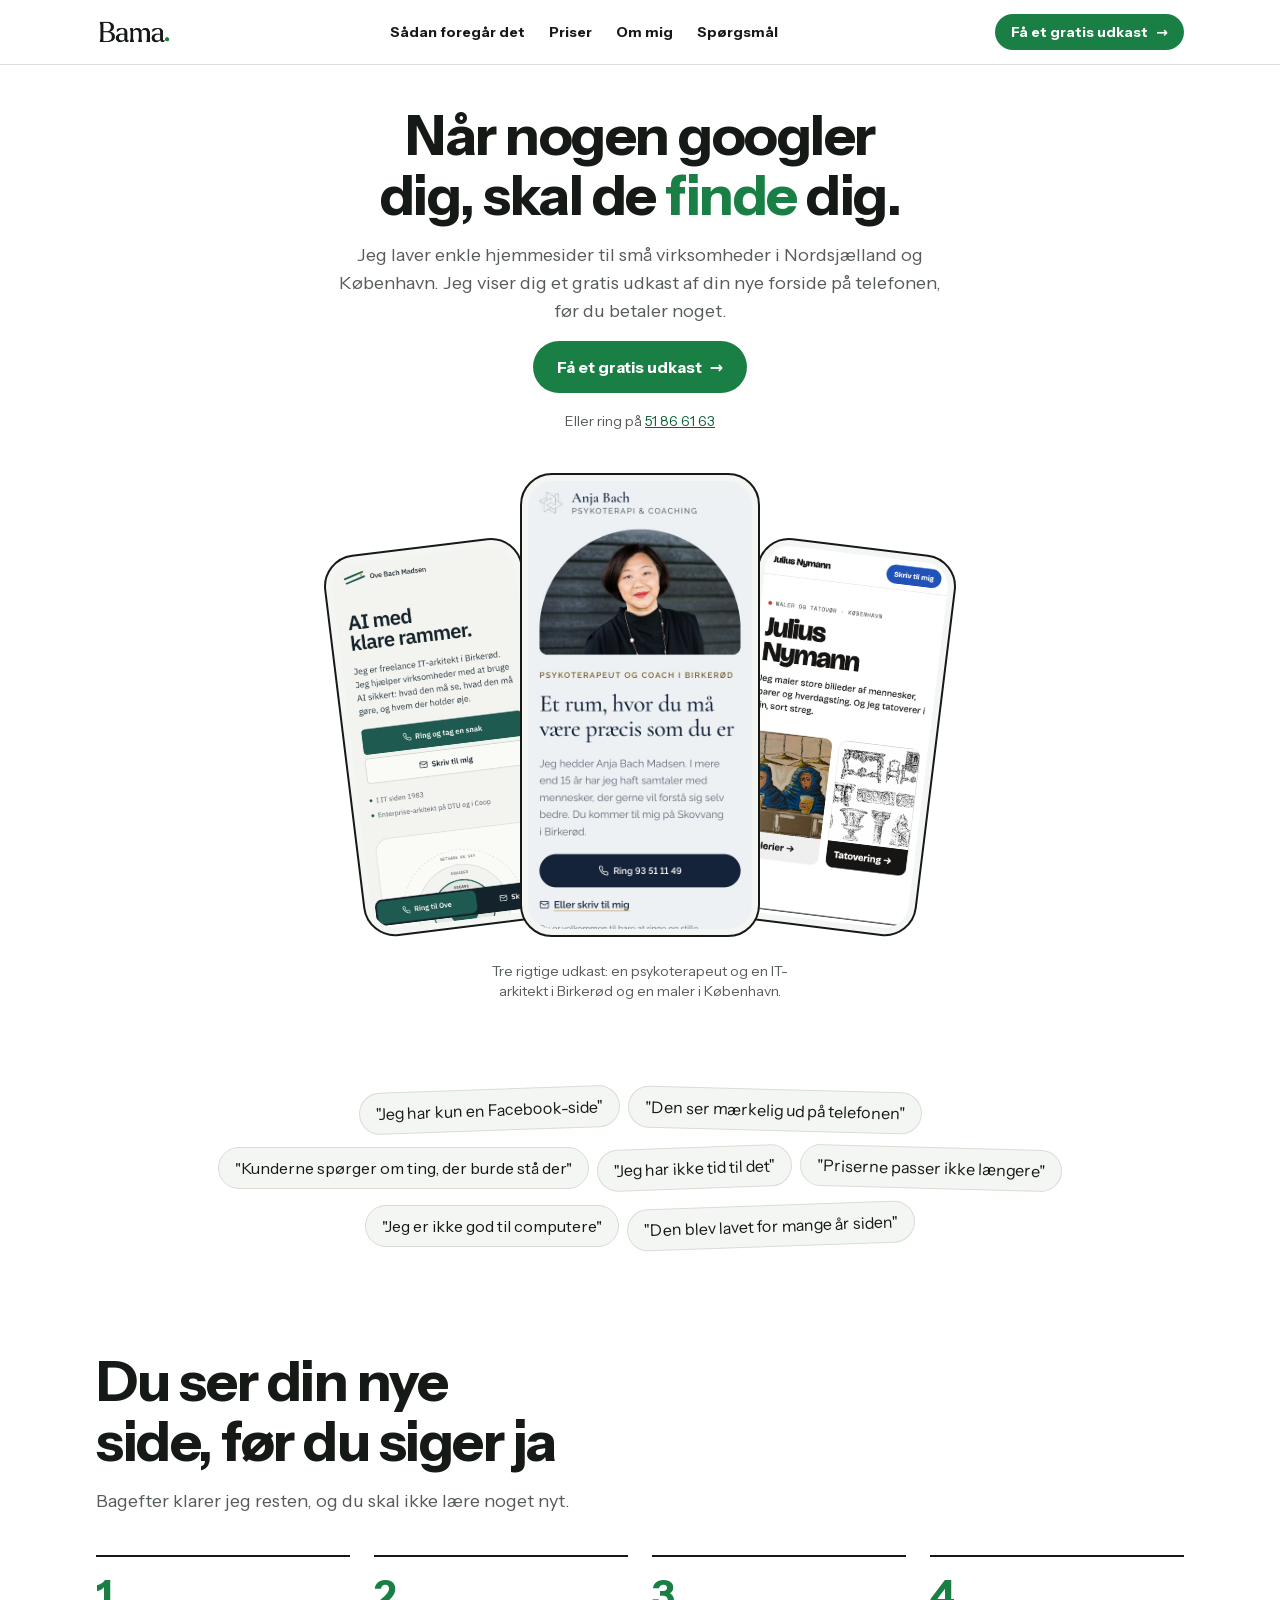
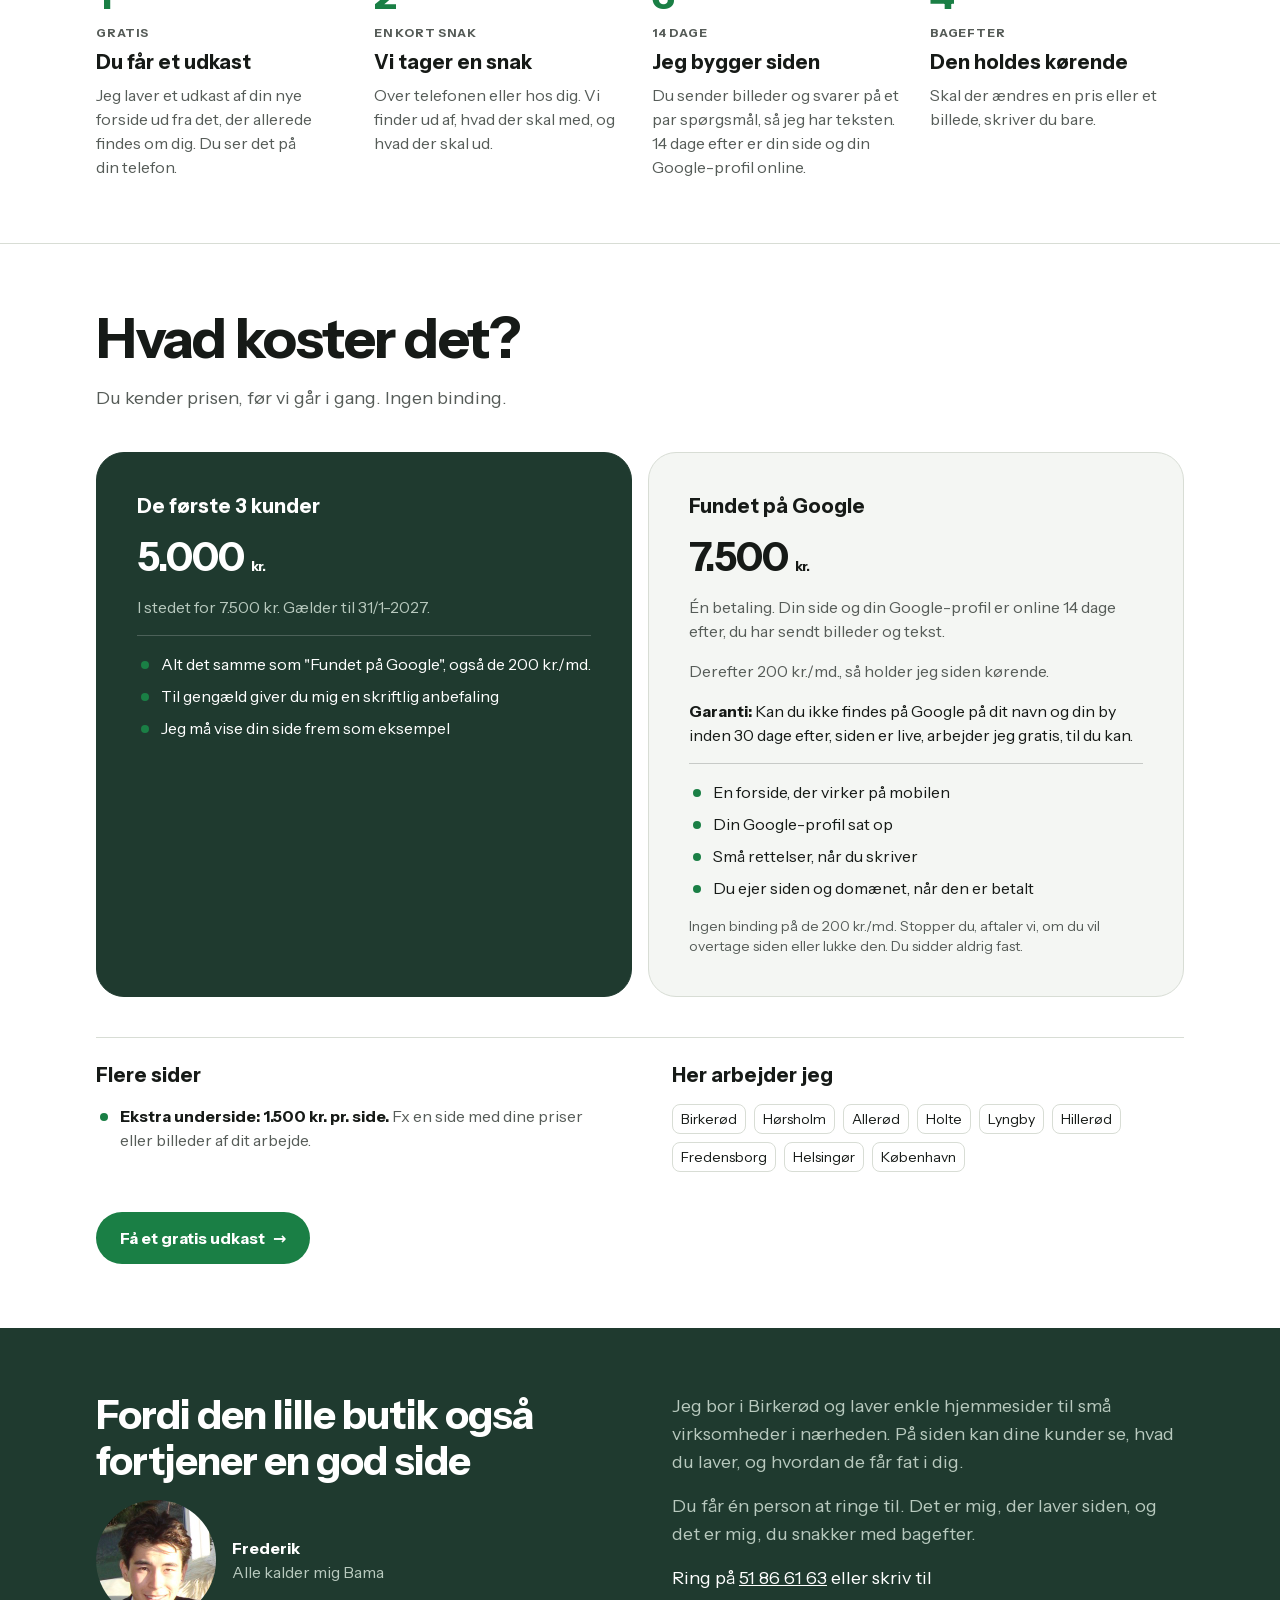
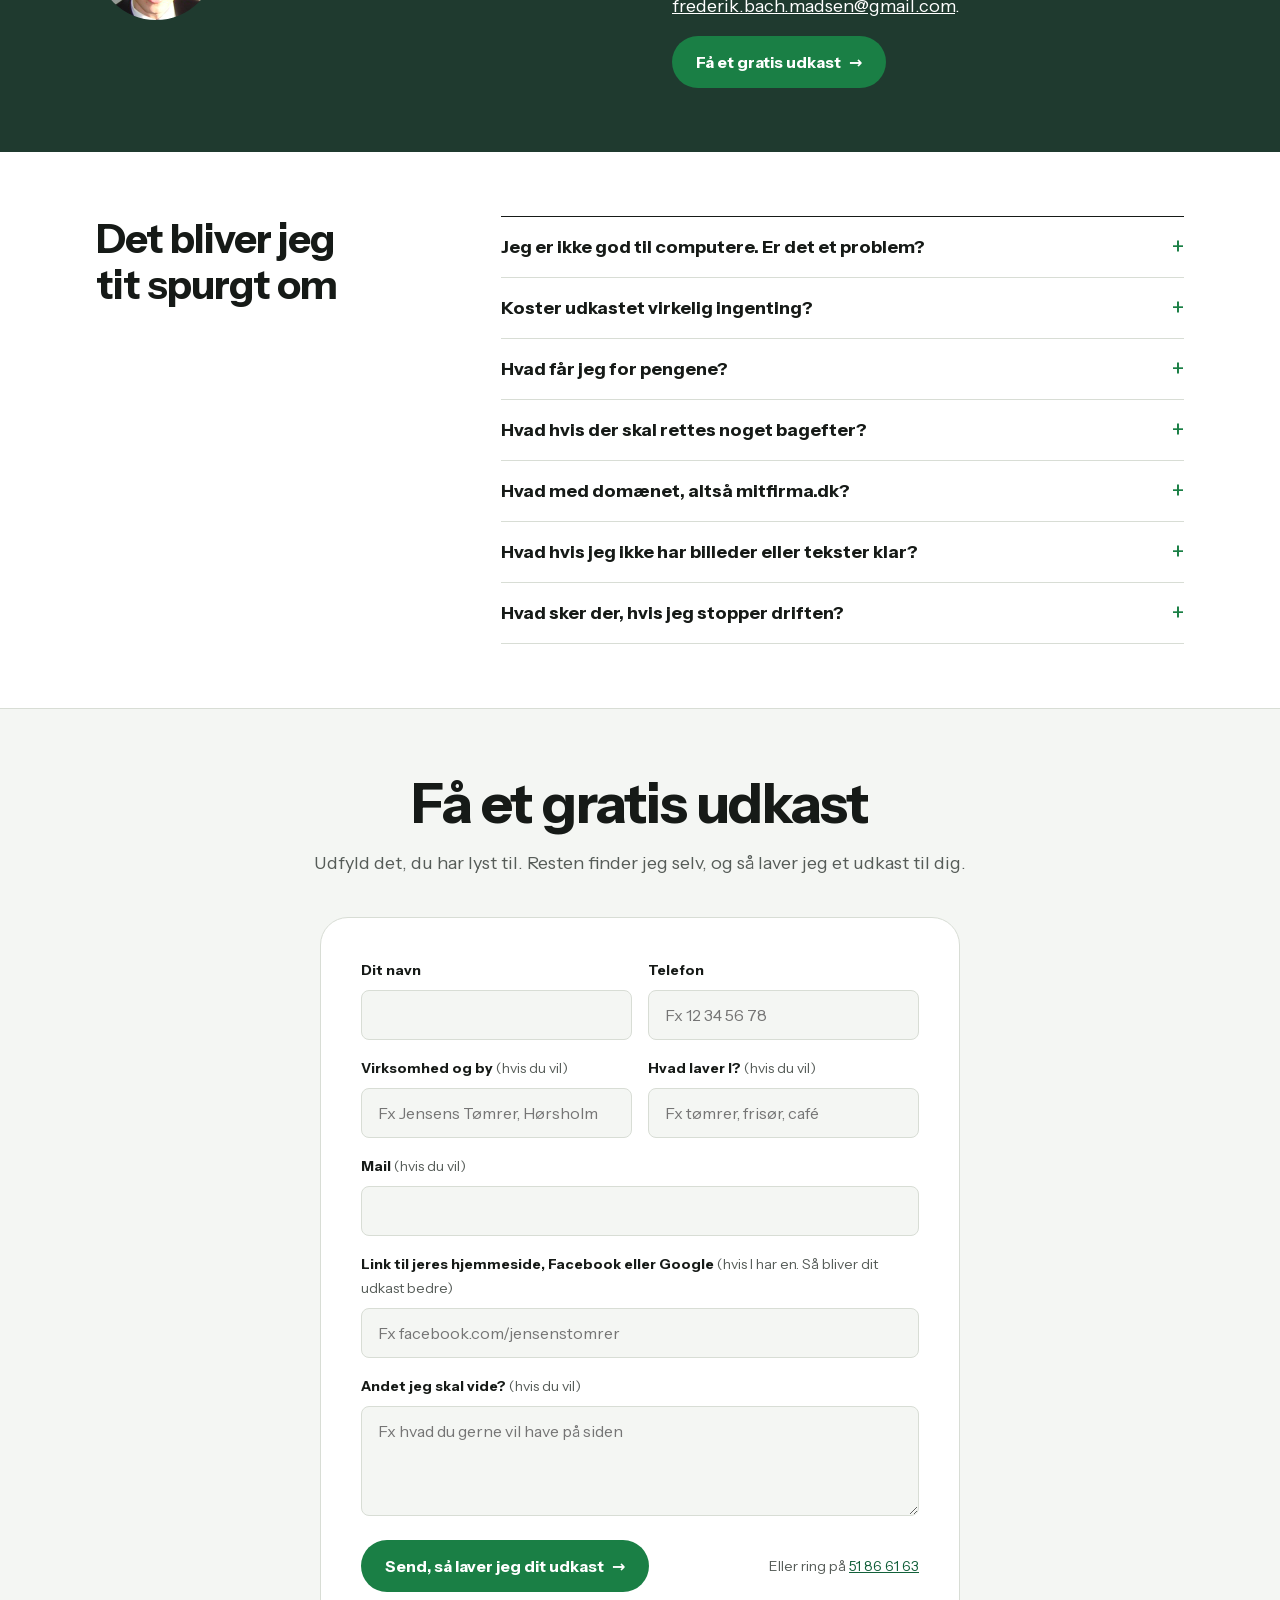
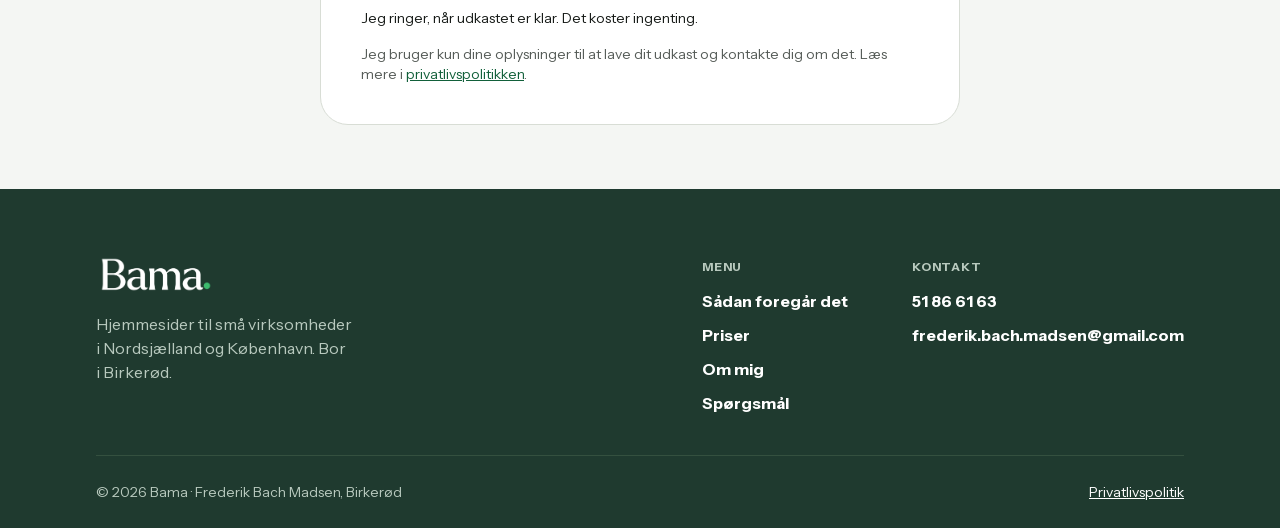
<file: index.html>
<!doctype html>
<html lang="da">
<head>
<meta charset="utf-8">
<meta name="viewport" content="width=device-width, initial-scale=1">
<meta name="color-scheme" content="only light">
<title>Hjemmesider til små virksomheder i Nordsjælland | Bama</title>
<meta name="description" content="Bama laver enkle hjemmesider til små virksomheder i Nordsjælland og København. Se et gratis udkast af din nye forside, før du betaler noget.">
<link rel="canonical" href="https://bama-media-webside.vercel.app/">
<meta property="og:type" content="website">
<meta property="og:locale" content="da_DK">
<meta property="og:site_name" content="Bama">
<meta property="og:url" content="https://bama-media-webside.vercel.app/">
<meta property="og:title" content="Når nogen googler dig, skal de finde dig">
<meta property="og:description" content="Enkle hjemmesider til små virksomheder i Nordsjælland og København. Se et gratis udkast af din nye forside, før du betaler noget.">
<meta property="og:image" content="https://bama-media-webside.vercel.app/brand/og-billede.png">
<meta property="og:image:width" content="1200">
<meta property="og:image:height" content="630">
<meta property="og:image:alt" content="Bama. Når nogen googler dig, skal de finde dig.">
<meta name="twitter:card" content="summary_large_image">
<script type="application/ld+json">
{
  "@context": "https://schema.org",
  "@graph": [
    {
      "@type": "ProfessionalService",
      "@id": "https://bama-media-webside.vercel.app/#bama",
      "name": "Bama",
      "description": "Enkle hjemmesider til små lokale virksomheder i Nordsjælland og København.",
      "url": "https://bama-media-webside.vercel.app/",
      "logo": "https://bama-media-webside.vercel.app/brand/logo/icon-512.png",
      "image": "https://bama-media-webside.vercel.app/brand/og-billede.png",
      "email": "frederik.bach.madsen@gmail.com",
      "telephone": "+45 51 86 61 63",
      "address": { "@type": "PostalAddress", "addressLocality": "Birkerød", "addressCountry": "DK" },
      "areaServed": ["Nordsjælland", "København"]
    },
    {
      "@type": "FAQPage",
      "mainEntity": [
        { "@type": "Question", "name": "Jeg er ikke god til computere. Er det et problem?", "acceptedAnswer": { "@type": "Answer", "text": "Nej. Du skal ikke lære noget nyt. Du sender billeder og svarer på nogle spørgsmål, og så klarer jeg resten." } },
        { "@type": "Question", "name": "Koster udkastet virkelig ingenting?", "acceptedAnswer": { "@type": "Answer", "text": "Ja. Du ser udkastet, og hvis du ikke kan lide det, siger du bare nej tak. Så hører du ikke mere fra mig." } },
        { "@type": "Question", "name": "Hvad får jeg for pengene?", "acceptedAnswer": { "@type": "Answer", "text": "Du betaler 7.500 kr. én gang for din forside og din Google-profil. Så ejer du siden og domænet. Derefter koster det 200 kr./md., så holder jeg siden kørende og retter små ting, når du skriver." } },
        { "@type": "Question", "name": "Hvad hvis der skal rettes noget bagefter?", "acceptedAnswer": { "@type": "Answer", "text": "Så skriver eller ringer du, og så retter jeg det. Små rettelser er med i de 200 kr./md." } },
        { "@type": "Question", "name": "Hvad med domænet, altså mitfirma.dk?", "acceptedAnswer": { "@type": "Answer", "text": "Har du et i forvejen, bruger vi det. Har du ikke, hjælper jeg dig med at købe et i dit eget navn." } },
        { "@type": "Question", "name": "Hvad hvis jeg ikke har billeder eller tekster klar?", "acceptedAnswer": { "@type": "Answer", "text": "Så starter vi med det, der allerede findes om dig, fx på Google eller Facebook. Resten finder vi ud af sammen." } },
        { "@type": "Question", "name": "Hvad sker der, hvis jeg stopper driften?", "acceptedAnswer": { "@type": "Answer", "text": "Der er ingen binding. Siden og domænet er dine, så vi aftaler, om du vil overtage siden eller lukke den. Du sidder aldrig fast." } }
      ]
    }
  ]
}
</script>
<link rel="icon" type="image/png" sizes="32x32" href="brand/logo/favicon-32.png">
<link rel="apple-touch-icon" href="brand/logo/apple-touch-icon.png">
<link rel="preload" href="brand/fonts/YoungSerif-latin.woff2" as="font" type="font/woff2" crossorigin>
<link rel="stylesheet" href="brand/fonts/fonts.css">
<style>
/* Palet v2 (2026-10-27): hvid side, kølig sort, grøn prik/knap, skovgrøn som mørk flade. Ingen creme, beige, terracotta eller brun (se brand/BRAND.md). Kun lyst tema: det mørke blev fjernet 2026-10-27 og ligger i commit 81187aa */
:root {
  --paper: #ffffff; --surface: #f4f6f3; --tint: #e7ebe5; --line: #d8ddd5;
  --ink: #161a17; --ink-muted: #565c58; --accent: #1a7f45; --accent-deep: #12603a;
  --on-accent: #ffffff; --accent-press: #12603a; --accent-word: #1a7f45; --forest: #1f3a2f; --butter: #e7b547;
  --dark: #1f3a2f; --on-dark: #ffffff; --on-dark-muted: #b8c9be; --dark-line: #34503f;
  --font-display: "Instrument Sans", system-ui, -apple-system, "Segoe UI", sans-serif;
  --font-sans: "Instrument Sans", system-ui, -apple-system, "Segoe UI", sans-serif;
  --r-sm: 8px; --r-md: 16px; --r-lg: 28px; --r-pill: 999px;
  --max: 1120px;
}

* { box-sizing: border-box; }
html { background: var(--paper); scroll-behavior: smooth; }
body { margin: 0; font-family: var(--font-sans); font-size: 16px; line-height: 24px; background: var(--paper); color: var(--ink); overflow-x: hidden; }
img { max-width: 100%; display: block; }
a { color: var(--accent-deep); }
p { margin: 0; }
h1, h2, .display { font-family: var(--font-display); font-weight: 700; margin: 0; text-wrap: balance; }
p, li { text-wrap: pretty; }
h3 { margin: 0; font-size: 20px; line-height: 26px; font-weight: 700; }
.display { font-size: 40px; line-height: 44px; letter-spacing: -1px; }
.h1 { font-size: 32px; line-height: 38px; letter-spacing: -0.8px; }
.h2 { font-size: 28px; line-height: 34px; letter-spacing: -0.5px; }
.word { color: var(--accent-word); }
.label { font-size: 12px; line-height: 16px; font-weight: 700; letter-spacing: 0.8px; text-transform: uppercase; color: var(--ink-muted); }
.lead { font-size: 18px; line-height: 28px; }
.muted { color: var(--ink-muted); }
.wrap { max-width: var(--max); margin: 0 auto; padding: 0 16px; }
.center { text-align: center; }
.block { padding: 40px 0; }
.sec-head { display: flex; flex-direction: column; gap: 16px; max-width: 720px; margin: 0 0 40px; }
.sec-head.center { margin-left: auto; margin-right: auto; text-align: center; align-items: center; }

.btn { display: inline-flex; align-items: center; gap: 8px; padding: 16px 24px; border-radius: var(--r-pill); border: 0; background: var(--accent); color: var(--on-accent); font: 700 16px/20px var(--font-sans); text-decoration: none; cursor: pointer; }
.btn .arr { display: inline-block; transition: transform .15s ease; }
.btn:hover .arr { transform: translateX(4px); }
.btn { transition: transform .15s ease; }
.btn:hover { background: var(--accent-press); }
.btn:active { transform: scale(.97); }
.btn:focus-visible, a:focus-visible, summary:focus-visible, input:focus-visible, textarea:focus-visible { outline: 2px solid var(--ink); outline-offset: 3px; }
.dot { width: 8px; height: 8px; border-radius: 50%; background: var(--accent); display: inline-block; flex: none; }

/* Header */
header { position: sticky; top: 0; z-index: 20; background: var(--paper); border-bottom: 1px solid var(--line); }
header .wrap { display: flex; align-items: center; justify-content: space-between; height: 64px; gap: 16px; }
header .logo img { height: 28px; width: auto; }
header nav { display: none; gap: 24px; }
header nav a { color: var(--ink); text-decoration: none; font-weight: 700; font-size: 14px; }
header nav a:hover { color: var(--accent-deep); }
header .btn { font-size: 14px; padding: 8px 16px; }

/* Hero: tekst i midten, telefoner med rigtige udkast under */
.hero { position: relative; padding: 40px 0 24px; }
.hero-copy { position: relative; z-index: 2; display: flex; flex-direction: column; align-items: center; gap: 16px; text-align: center; max-width: 620px; margin: 0 auto; }
.hero-note { font-size: 14px; color: var(--ink-muted); }
.phones { display: flex; justify-content: center; align-items: flex-end; margin-top: 40px; }
.phone { margin: 0; flex: none; border: 2px solid var(--ink); border-radius: 24px; padding: 4px; background: var(--surface); }
.phone img { width: 100%; height: auto; aspect-ratio: 1 / 2; object-fit: cover; object-position: top; border-radius: 19px; }
.phone.main { width: 156px; position: relative; z-index: 2; }
.phone.side { width: 124px; }
.phone.l { margin-right: -40px; transform: rotate(-7deg) translateY(-8px); }
.phone.r { margin-left: -40px; transform: rotate(7deg) translateY(-8px); }
.phone-cap { text-align: center; font-size: 14px; line-height: 20px; color: var(--ink-muted); margin: 24px auto 0; max-width: 340px; }

/* Lyder det bekendt */
.bubbles { display: flex; flex-wrap: wrap; justify-content: center; gap: 16px 8px; max-width: 860px; margin: 0 auto 40px; }
.bubble { background: var(--surface); border: 1px solid var(--line); border-radius: var(--r-pill); padding: 8px 16px; font-size: 16px; }
.bubble:nth-child(3n+1) { transform: rotate(-2deg); } .bubble:nth-child(3n+2) { transform: rotate(1.5deg); }

/* Forløb: nummereret liste med streg over, ingen kort */
.steps { display: grid; grid-template-columns: 1fr; gap: 24px; margin: 0; padding: 0; list-style: none; }
.step { border-top: 2px solid var(--ink); padding-top: 16px; display: flex; flex-direction: column; gap: 8px; }
.num { font-family: var(--font-display); font-weight: 700; letter-spacing: -1px; font-size: 40px; line-height: 44px; color: var(--accent); }
.when { font-size: 12px; line-height: 16px; font-weight: 700; letter-spacing: .8px; text-transform: uppercase; color: var(--ink-muted); }

/* Mørke flader */
.dark { background: var(--dark); color: var(--on-dark); }
.dark .label { color: var(--on-dark-muted); }
.dark .muted { color: var(--on-dark-muted); }
.dark a:not(.btn) { color: var(--on-dark); }

/* Priser: to ens kort side om side, tilvalg og byer som almindelig tekst under */
.price-grid { display: grid; gap: 16px; grid-template-columns: 1fr; }
.pcard { border-radius: var(--r-lg); padding: 24px; display: flex; flex-direction: column; gap: 16px; background: var(--surface); border: 1px solid var(--line); }
.pcard.dark { background: var(--dark); border-color: var(--dark); color: var(--on-dark); }
.amount { font-family: var(--font-display); font-weight: 700; letter-spacing: -1px; font-size: 40px; line-height: 44px; }
.amount small { font-family: var(--font-sans); font-size: 14px; font-weight: 700; line-height: 0; }
.pcard ul, .extras ul { list-style: none; padding: 0; margin: 0; display: flex; flex-direction: column; gap: 8px; }
.pcard li, .extras li { padding-left: 24px; position: relative; }
.pcard li::before, .extras li::before { content: ""; position: absolute; left: 4px; top: 9px; width: 8px; height: 8px; border-radius: 50%; background: var(--accent); }
.pcard .rule { height: 1px; background: currentColor; opacity: .2; }
.pcard .note { margin-top: auto; font-size: 14px; line-height: 20px; }
.stack { display: flex; flex-direction: column; gap: 16px; }
.extras { display: grid; gap: 24px; margin-top: 40px; padding-top: 24px; border-top: 1px solid var(--line); }
.towns { display: flex; flex-wrap: wrap; gap: 8px; }
.towns span { border: 1px solid var(--line); border-radius: var(--r-sm); padding: 4px 8px; font-size: 14px; line-height: 20px; }

/* Om mig */
.about-sec { padding: 64px 0; }
.about { display: grid; gap: 24px; }
.about-me { display: flex; flex-direction: column; gap: 16px; }
.me { display: flex; align-items: center; gap: 16px; }
.me img { width: 96px; height: 96px; border-radius: 50%; object-fit: cover; flex: none; }
.about-text { display: flex; flex-direction: column; gap: 16px; }

/* FAQ: overskrift til venstre, spørgsmål til højre på computer */
.faq-layout { display: grid; gap: 24px; }
.faq { border-top: 1px solid var(--ink); }
.faq details { border-bottom: 1px solid var(--line); }
.faq summary { list-style: none; cursor: pointer; padding: 16px 0; display: flex; justify-content: space-between; gap: 16px; font-weight: 700; font-size: 18px; line-height: 28px; }
.faq summary::-webkit-details-marker { display: none; }
.faq summary:hover { color: var(--accent-deep); }
.faq summary:active { opacity: .7; }
.faq summary::after { content: "+"; flex: none; font-size: 24px; line-height: 28px; font-weight: 400; color: var(--accent); transition: transform .2s ease; }
.faq details[open] summary::after { transform: rotate(45deg); }
.faq details p { padding-bottom: 24px; max-width: 44em; color: var(--ink-muted); }

/* Kontakt */
.form-card { background: var(--paper); border: 1px solid var(--line); border-radius: var(--r-lg); padding: 24px; max-width: 640px; margin: 0 auto; display: flex; flex-direction: column; gap: 16px; }
.form-card input, .form-card textarea { width: 100%; font: 16px/24px var(--font-sans); color: var(--ink); background: var(--surface); border: 1px solid var(--line); border-radius: var(--r-sm); padding: 12px 16px; }
.form-card textarea { min-height: 110px; resize: vertical; }
.form-card label { font-size: 14px; font-weight: 700; display: flex; flex-direction: column; gap: 8px; }
.form-foot { display: flex; flex-wrap: wrap; align-items: center; justify-content: space-between; gap: 16px; margin-top: 8px; }
.form-foot .small { font-size: 14px; color: var(--ink-muted); }
.form-grid { display: grid; gap: 16px; }
.form-card .opt { font-weight: 400; color: var(--ink-muted); }
.form-card input:focus-visible, .form-card textarea:focus-visible { outline: 2px solid var(--ink); outline-offset: 2px; }
.form-card [aria-invalid="true"] { border-color: var(--accent-deep); }
.hp { position: absolute; left: -9999px; }
.form-msg { font-size: 14px; line-height: 20px; color: var(--accent-deep); font-weight: 700; }
.form-msg:empty { display: none; }
.form-card button[disabled] { opacity: .6; cursor: wait; }
.form-done { text-align: left; }
.form-card[hidden] { display: none; }

/* Footer */
footer { background: var(--dark); color: var(--on-dark); padding: 64px 0 0; }
footer a { color: var(--on-dark); }
.foot-grid { display: grid; gap: 40px; }
.foot-grid .logo img { width: 120px; }
.foot-cols { display: flex; flex-wrap: wrap; gap: 40px 64px; }
.foot-cols ul { list-style: none; padding: 0; margin: 12px 0 0; display: flex; flex-direction: column; gap: 10px; }
.foot-cols a { text-decoration: none; font-weight: 700; }
.foot-cols a:hover { text-decoration: underline; }
.foot-bottom { display: flex; flex-wrap: wrap; justify-content: space-between; gap: 16px; border-top: 1px solid var(--dark-line); margin-top: 40px; padding: 24px 0; font-size: 14px; color: var(--on-dark-muted); }

@media (min-width: 720px) {
  .block { padding: 64px 0; }
  .display { font-size: 56px; line-height: 60px; letter-spacing: -1.5px; }
  .h1 { font-size: 40px; line-height: 46px; letter-spacing: -1px; }
  header nav { display: flex; }
  .phone { border-radius: 32px; padding: 6px; }
  .phone img { border-radius: 25px; }
  .phone.main { width: 240px; }
  .phone.side { width: 200px; }
  .phone.l { margin-right: -24px; }
  .phone.r { margin-left: -24px; }
  .steps { grid-template-columns: repeat(4, 1fr); }
  .price-grid { grid-template-columns: 1fr 1fr; }
  .pcard { padding: 40px; }
  .extras { grid-template-columns: 1fr 1fr; column-gap: 64px; }
  .about { grid-template-columns: 1fr 1fr; column-gap: 64px; align-items: start; }
  .me img { width: 120px; height: 120px; }
  .faq-layout { grid-template-columns: 1fr 2fr; column-gap: 64px; align-items: start; }
  .form-card { padding: 40px; }
  .form-grid { grid-template-columns: 1fr 1fr; }
  .foot-grid { grid-template-columns: 1fr auto; }
}
</style>
</head>
<body id="top">

<header>
  <div class="wrap">
    <a class="logo" href="#top" aria-label="Bama, til toppen">
      <img src="brand/logo/bama-logo.png" alt="Bama.">
    </a>
    <nav aria-label="Hovedmenu">
      <a href="#saadan">Sådan foregår det</a>
      <a href="#priser">Priser</a>
      <a href="#om">Om mig</a>
      <a href="#faq">Spørgsmål</a>
    </nav>
    <a class="btn" href="#kontakt">Få et gratis udkast <span class="arr" aria-hidden="true">→</span></a>
  </div>
</header>

<main>
  <!-- Hero -->
  <section class="hero">
    <div class="wrap">
      <div class="hero-copy">
        <h1 class="display">Når nogen googler dig, skal de <span class="word">finde</span> dig.</h1>
        <p class="lead muted">Jeg laver enkle hjemmesider til små virksomheder i Nordsjælland og København. Jeg viser dig et gratis udkast af din nye forside på telefonen, før du betaler noget.</p>
        <a class="btn" href="#kontakt">Få et gratis udkast <span class="arr" aria-hidden="true">→</span></a>
        <span class="hero-note">Eller ring på <a href="tel:+4551866163">51 86 61 63</a></span>
      </div>
      <div class="phones">
        <figure class="phone side l"><img src="brand/billeder/eksempel-ove.jpg" alt="Udkast til en IT-arkitekt i Birkerød" width="480" height="960"></figure>
        <figure class="phone main"><img src="brand/billeder/eksempel-anja.jpg" alt="Udkast til en psykoterapeut i Birkerød" width="480" height="960"></figure>
        <figure class="phone side r"><img src="brand/billeder/eksempel-julius.jpg" alt="Udkast til en maler og tatovør i København" width="480" height="960"></figure>
      </div>
      <p class="phone-cap">Tre rigtige udkast: en psykoterapeut og en IT-arkitekt i Birkerød og en maler i København.</p>
    </div>
  </section>

  <!-- Lyder det bekendt -->
  <section class="block" aria-label="Lyder det bekendt?">
    <div class="wrap">
      <div class="bubbles">
        <span class="bubble">"Jeg har kun en Facebook-side"</span>
        <span class="bubble">"Den ser mærkelig ud på telefonen"</span>
        <span class="bubble">"Kunderne spørger om ting, der burde stå der"</span>
        <span class="bubble">"Jeg har ikke tid til det"</span>
        <span class="bubble">"Priserne passer ikke længere"</span>
        <span class="bubble">"Jeg er ikke god til computere"</span>
        <span class="bubble">"Den blev lavet for mange år siden"</span>
      </div>
    </div>
  </section>

  <!-- Forløb -->
  <section class="block" id="saadan" aria-labelledby="steps-h" style="padding-top:0">
    <div class="wrap">
      <div class="sec-head">
        <h2 class="display" id="steps-h">Du ser din nye side, før du siger ja</h2>
        <p class="lead muted">Bagefter klarer jeg resten, og du skal ikke lære noget nyt.</p>
      </div>
      <ol class="steps">
        <li class="step"><span class="num">1</span><span class="when">Gratis</span><h3>Du får et udkast</h3><p class="muted">Jeg laver et udkast af din nye forside ud fra det, der allerede findes om dig. Du ser det på din telefon.</p></li>
        <li class="step"><span class="num">2</span><span class="when">En kort snak</span><h3>Vi tager en snak</h3><p class="muted">Over telefonen eller hos dig. Vi finder ud af, hvad der skal med, og hvad der skal ud.</p></li>
        <li class="step"><span class="num">3</span><span class="when">14 dage</span><h3>Jeg bygger siden</h3><p class="muted">Du sender billeder og svarer på et par spørgsmål, så jeg har teksten. 14 dage efter er din side og din Google-profil online.</p></li>
        <li class="step"><span class="num">4</span><span class="when">Bagefter</span><h3>Den holdes kørende</h3><p class="muted">Skal der ændres en pris eller et billede, skriver du bare.</p></li>
      </ol>
    </div>
  </section>

  <!-- Priser -->
  <section class="block" id="priser" aria-labelledby="price-h" style="border-top:1px solid var(--line)">
    <div class="wrap">
      <div class="sec-head">
        <h2 class="display" id="price-h">Hvad koster det?</h2>
        <p class="lead muted">Du kender prisen, før vi går i gang. Ingen binding.</p>
      </div>
      <div class="price-grid">
        <article class="pcard dark">
          <h3>De første 3 kunder</h3>
          <p class="amount">5.000 <small>kr.</small></p>
          <p class="muted">I stedet for 7.500&nbsp;kr. Gælder til 31/1-2027.</p>
          <div class="rule"></div>
          <ul>
            <li>Alt det samme som "Fundet på Google", også de 200&nbsp;kr./md.</li>
            <li>Til gengæld giver du mig en skriftlig anbefaling</li>
            <li>Jeg må vise din side frem som eksempel</li>
          </ul>
        </article>
        <article class="pcard">
          <h3>Fundet på Google</h3>
          <p class="amount">7.500 <small>kr.</small></p>
          <p class="muted">Én betaling. Din side og din Google-profil er online 14&nbsp;dage efter, du har sendt billeder og tekst.</p>
          <p class="muted">Derefter 200&nbsp;kr./md., så holder jeg siden kørende.</p>
          <p><b>Garanti:</b> Kan du ikke findes på Google på dit navn og din by inden 30&nbsp;dage efter, siden er live, arbejder jeg gratis, til du kan.</p>
          <div class="rule"></div>
          <ul>
            <li>En forside, der virker på mobilen</li>
            <li>Din Google-profil sat op</li>
            <li>Små rettelser, når du skriver</li>
            <li>Du ejer siden og domænet, når den er betalt</li>
          </ul>
          <p class="note muted">Ingen binding på de 200&nbsp;kr./md. Stopper du, aftaler vi, om du vil overtage siden eller lukke den. Du sidder aldrig fast.</p>
        </article>
      </div>
      <div class="extras">
        <div class="stack">
          <h3>Flere sider</h3>
          <ul>
            <li><b>Ekstra underside: 1.500&nbsp;kr. pr. side.</b> <span class="muted">Fx en side med dine priser eller billeder af dit arbejde.</span></li>
          </ul>
        </div>
        <div class="stack">
          <h3>Her arbejder jeg</h3>
          <div class="towns">
            <span>Birkerød</span><span>Hørsholm</span><span>Allerød</span><span>Holte</span><span>Lyngby</span><span>Hillerød</span><span>Fredensborg</span><span>Helsingør</span><span>København</span>
          </div>
        </div>
      </div>
      <a class="btn" href="#kontakt" style="margin-top:40px">Få et gratis udkast <span class="arr" aria-hidden="true">→</span></a>
    </div>
  </section>

  <!-- Om mig -->
  <section class="dark about-sec" id="om" aria-labelledby="om-h">
    <div class="wrap about">
      <div class="about-me">
        <h2 class="h1" id="om-h" style="color:var(--on-dark)">Fordi den lille butik også fortjener en god side</h2>
        <div class="me">
          <img src="brand/billeder/bama.jpg" alt="Frederik, der står bag Bama" width="240" height="240">
          <div><b>Frederik</b><br><span class="muted">Alle kalder mig Bama</span></div>
        </div>
      </div>
      <div class="about-text">
        <p class="lead muted">Jeg bor i Birkerød og laver enkle hjemmesider til små virksomheder i nærheden. På siden kan dine kunder se, hvad du laver, og hvordan de får fat i dig.</p>
        <p class="lead muted">Du får én person at ringe til. Det er mig, der laver siden, og det er mig, du snakker med bagefter.</p>
        <p class="lead">Ring på <a href="tel:+4551866163">51 86 61 63</a> eller skriv til <a href="mailto:frederik.bach.madsen@gmail.com">frederik.bach.madsen@gmail.com</a>.</p>
        <a class="btn" href="#kontakt" style="align-self:flex-start">Få et gratis udkast <span class="arr" aria-hidden="true">→</span></a>
      </div>
    </div>
  </section>

  <!-- FAQ -->
  <section class="block" id="faq" aria-labelledby="faq-h">
    <div class="wrap">
      <div class="faq-layout">
        <h2 class="h1" id="faq-h">Det bliver jeg tit spurgt om</h2>
        <div class="faq">
          <details><summary>Jeg er ikke god til computere. Er det et problem?</summary><p>Nej. Du skal ikke lære noget nyt. Du sender billeder og svarer på nogle spørgsmål, og så klarer jeg resten.</p></details>
          <details><summary>Koster udkastet virkelig ingenting?</summary><p>Ja. Du ser udkastet, og hvis du ikke kan lide det, siger du bare nej tak. Så hører du ikke mere fra mig.</p></details>
          <details><summary>Hvad får jeg for pengene?</summary><p>Du betaler 7.500 kr. én gang for din forside og din Google-profil. Så ejer du siden og domænet. Derefter koster det 200 kr./md., så holder jeg siden kørende og retter små ting, når du skriver.</p></details>
          <details><summary>Hvad hvis der skal rettes noget bagefter?</summary><p>Så skriver eller ringer du, og så retter jeg det. Små rettelser er med i de 200 kr./md.</p></details>
          <details><summary>Hvad med domænet, altså mitfirma.dk?</summary><p>Har du et i forvejen, bruger vi det. Har du ikke, hjælper jeg dig med at købe et i dit eget navn.</p></details>
          <details><summary>Hvad hvis jeg ikke har billeder eller tekster klar?</summary><p>Så starter vi med det, der allerede findes om dig, fx på Google eller Facebook. Resten finder vi ud af sammen.</p></details>
          <details><summary>Hvad sker der, hvis jeg stopper driften?</summary><p>Der er ingen binding. Siden og domænet er dine, så vi aftaler, om du vil overtage siden eller lukke den. Du sidder aldrig fast.</p></details>
        </div>
      </div>
    </div>
  </section>

  <!-- Kontakt -->
  <section class="block" id="kontakt" aria-labelledby="contact-h" style="background:var(--surface);border-top:1px solid var(--line)">
    <div class="wrap">
      <div class="sec-head center">
        <h2 class="display" id="contact-h">Få et gratis udkast</h2>
        <p class="lead muted">Udfyld det, du har lyst til. Resten finder jeg selv, og så laver jeg et udkast til dig.</p>
      </div>
      <form class="form-card" id="contact-form" novalidate>
        <div class="form-grid">
          <label>Dit navn<input name="navn" required autocomplete="name"></label>
          <label>Telefon<input name="telefon" type="tel" required autocomplete="tel" inputmode="tel" placeholder="Fx 12 34 56 78"></label>
          <label><span>Virksomhed og by <span class="opt">(hvis du vil)</span></span><input name="firma" placeholder="Fx Jensens Tømrer, Hørsholm"></label>
          <label><span>Hvad laver I? <span class="opt">(hvis du vil)</span></span><input name="branche" placeholder="Fx tømrer, frisør, café"></label>
        </div>
        <label><span>Mail <span class="opt">(hvis du vil)</span></span><input name="mail" type="email" autocomplete="email"></label>
        <label><span>Link til jeres hjemmeside, Facebook eller Google <span class="opt">(hvis I har en. Så bliver dit udkast bedre)</span></span><input name="link" type="url" inputmode="url" placeholder="Fx facebook.com/jensenstomrer"></label>
        <label><span>Andet jeg skal vide? <span class="opt">(hvis du vil)</span></span><textarea name="besked" placeholder="Fx hvad du gerne vil have på siden"></textarea></label>
        <input type="checkbox" name="botcheck" class="hp" tabindex="-1" autocomplete="off" aria-hidden="true">
        <p class="form-msg" id="form-msg" role="status" aria-live="polite"></p>
        <div class="form-foot">
          <button class="btn" type="submit">Send, så laver jeg dit udkast <span class="arr" aria-hidden="true">→</span></button>
          <span class="small">Eller ring på <a href="tel:+4551866163">51 86 61 63</a></span>
        </div>
        <p class="small" style="font-size:14px;line-height:20px">Jeg ringer, når udkastet er klar. Det koster ingenting.</p>
        <p class="small muted" style="font-size:14px;line-height:20px">Jeg bruger kun dine oplysninger til at lave dit udkast og kontakte dig om det. Læs mere i <a href="privatliv.html">privatlivspolitikken</a>.</p>
      </form>
      <div class="form-card form-done" id="form-done" hidden tabindex="-1">
        <h3 class="h2" id="done-title" style="font-family:var(--font-display);font-weight:700">Tak!</h3>
        <p class="muted">Jeg har fået dine oplysninger og ringer til dig, når jeg har kigget på det. Du betaler ikke noget for udkastet.</p>
      </div>
    </div>
  </section>
</main>

<footer>
  <div class="wrap">
    <div class="foot-grid">
      <div style="display:flex;flex-direction:column;gap:16px;max-width:320px">
        <a class="logo" href="#top" aria-label="Bama, til toppen"><img src="brand/logo/bama-logo-lys.png" alt="Bama."></a>
        <p style="color:var(--on-dark-muted)">Hjemmesider til små virksomheder i Nordsjælland og København. Bor i Birkerød.</p>
      </div>
      <div class="foot-cols">
        <div><span class="label" style="color:var(--on-dark-muted)">Menu</span>
          <ul><li><a href="#saadan">Sådan foregår det</a></li><li><a href="#priser">Priser</a></li><li><a href="#om">Om mig</a></li><li><a href="#faq">Spørgsmål</a></li></ul></div>
        <div><span class="label" style="color:var(--on-dark-muted)">Kontakt</span>
          <ul><li><a href="tel:+4551866163">51 86 61 63</a></li><li><a href="mailto:frederik.bach.madsen@gmail.com">frederik.bach.madsen@gmail.com</a></li></ul></div>
      </div>
    </div>
    <div class="foot-bottom"><span>© <span id="yr">2026</span> Bama · Frederik Bach Madsen, Birkerød</span><a href="privatliv.html">Privatlivspolitik</a></div>
  </div>
</footer>

<script>
document.getElementById('yr').textContent = new Date().getFullYear();
// Formularen sendes via Web3Forms (gratis) og lander i frederik.bach.madsen@gmail.com.
// Nøglen er offentlig (Web3Forms er lavet til det). Uden nøgle åbner formularen en mail i stedet.
var WEB3FORMS_KEY = 'b66fd184-f9a9-49f7-a1ae-dcdc0c4a7a6b';
var form = document.getElementById('contact-form');
var msg = document.getElementById('form-msg');
form.addEventListener('submit', function (e) {
  e.preventDefault();
  var f = form;
  msg.textContent = '';
  var missing = null;
  ['navn', 'telefon'].forEach(function (n) {
    var ok = f[n].value.trim() !== '';
    f[n].setAttribute('aria-invalid', ok ? 'false' : 'true');
    if (!ok && !missing) missing = f[n];
  });
  if (missing) { msg.textContent = 'Udfyld lige navn og telefon.'; missing.focus(); return; }
  if (f.botcheck.checked) return;
  var data = {
    'Navn': f.navn.value.trim(),
    'Telefon': f.telefon.value.trim(),
    'Mail': f.mail.value.trim(),
    'Virksomhed og by': f.firma.value.trim(),
    'Hvad de laver': f.branche.value.trim(),
    'Link': f.link.value.trim(),
    'Besked': f.besked.value.trim()
  };
  var subject = 'Gratis udkast: ' + (data['Virksomhed og by'] || data['Navn']);
  if (!WEB3FORMS_KEY) {
    var body = Object.keys(data).map(function (k) { return k + ': ' + data[k]; }).join('\n');
    window.location.href = 'mailto:frederik.bach.madsen@gmail.com?subject=' + encodeURIComponent(subject) + '&body=' + encodeURIComponent(body);
    return;
  }
  var btn = f.querySelector('button[type="submit"]');
  btn.disabled = true;
  var payload = new FormData();
  payload.append('access_key', WEB3FORMS_KEY);
  payload.append('subject', subject);
  payload.append('from_name', 'Bama hjemmeside');
  if (data['Mail']) payload.append('replyto', data['Mail']);
  Object.keys(data).forEach(function (k) { payload.append(k, data[k]); });
  // FormData i stedet for JSON, så browseren ikke laver et CORS-forhåndstjek, som Web3Forms afviser
  fetch('https://api.web3forms.com/submit', { method: 'POST', body: payload }).then(function (r) { return r.json(); }).then(function (res) {
    if (!res.success) throw new Error(res.message);
    var first = data['Navn'].split(' ')[0];
    document.getElementById('done-title').textContent = first ? 'Tak, ' + first + '.' : 'Tak!';
    form.hidden = true;
    var done = document.getElementById('form-done');
    done.hidden = false;
    done.focus({ preventScroll: true });
    document.getElementById("kontakt").scrollIntoView({ block: "start" });
  }).catch(function () {
    btn.disabled = false;
    msg.innerHTML = 'Det gik ikke at sende. Prøv igen, eller ring på <a href="tel:+4551866163">51 86 61 63</a>.';
  });
});
</script>
</body>
</html>
</file>
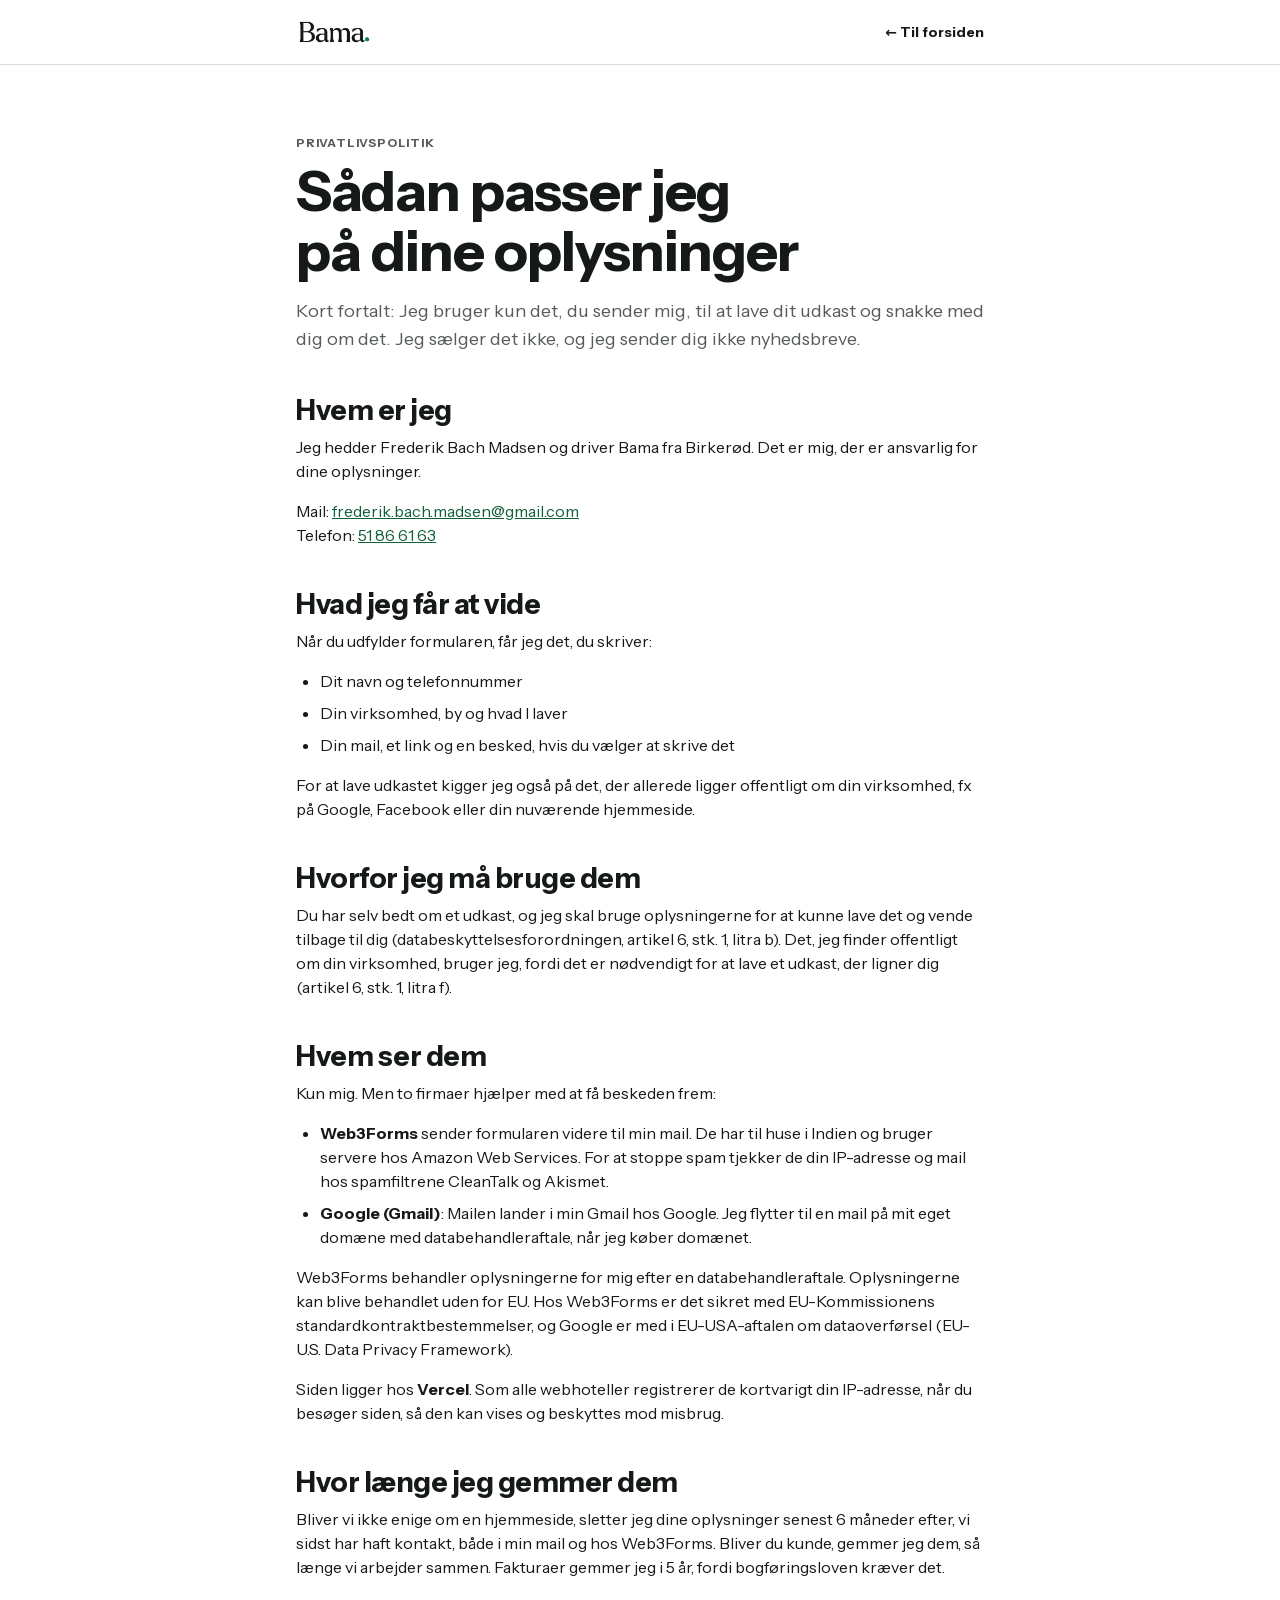
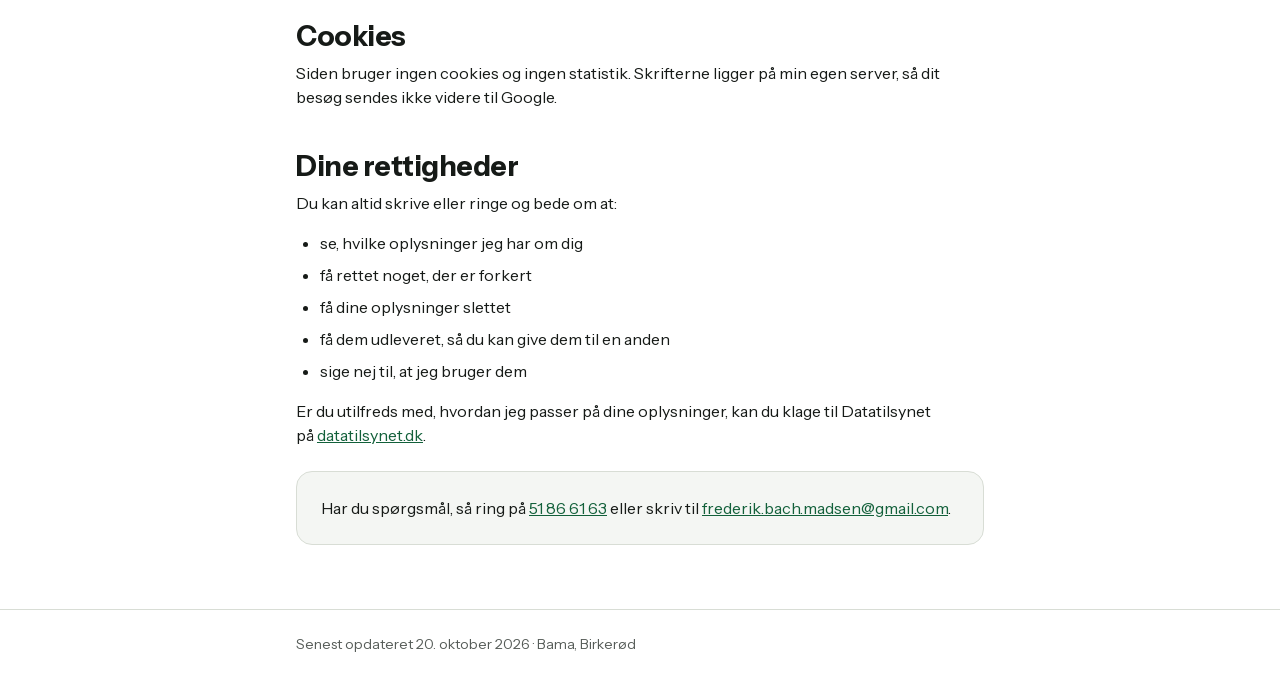
<file: privatliv.html>
<!doctype html>
<html lang="da">
<head>
<meta charset="utf-8">
<meta name="viewport" content="width=device-width, initial-scale=1">
<meta name="color-scheme" content="only light">
<title>Privatlivspolitik | Bama hjemmesider</title>
<meta name="description" content="Sådan bruger Bama de oplysninger, du sender gennem formularen på bama-siden.">
<link rel="canonical" href="https://bama-media-webside.vercel.app/privatliv.html">
<link rel="icon" type="image/png" sizes="32x32" href="brand/logo/favicon-32.png">
<link rel="apple-touch-icon" href="brand/logo/apple-touch-icon.png">
<link rel="preload" href="brand/fonts/YoungSerif-latin.woff2" as="font" type="font/woff2" crossorigin>
<link rel="stylesheet" href="brand/fonts/fonts.css">
<style>
:root {
  --paper: #ffffff; --surface: #f4f6f3; --line: #d8ddd5;
  --ink: #161a17; --ink-muted: #565c58; --accent: #1a7f45; --accent-deep: #12603a; --on-accent: #ffffff;
  --font-display: "Instrument Sans", system-ui, -apple-system, "Segoe UI", sans-serif;
  --font-sans: "Instrument Sans", system-ui, -apple-system, "Segoe UI", sans-serif;
  --r-md: 16px; --r-pill: 999px;
}
* { box-sizing: border-box; }
html { background: var(--paper); }
body { margin: 0; font-family: var(--font-sans); font-size: 16px; line-height: 24px; background: var(--paper); color: var(--ink); }
a { color: var(--accent-deep); }
a:focus-visible { outline: 2px solid var(--ink); outline-offset: 3px; }
.wrap { max-width: 720px; margin: 0 auto; padding: 0 16px; }
header { border-bottom: 1px solid var(--line); }
header .wrap { display: flex; align-items: center; justify-content: space-between; height: 64px; gap: 16px; }
header img { height: 28px; width: auto; display: block; }
.back { font-weight: 700; font-size: 14px; color: var(--ink); text-decoration: none; }
.back:hover { color: var(--accent-deep); }
main { padding: 40px 0 64px; }
h1 { font-family: var(--font-display); font-weight: 700; font-size: 40px; line-height: 44px; letter-spacing: -1px; margin: 8px 0 16px; text-wrap: balance; }
h2 { font-family: var(--font-display); font-weight: 700; font-size: 28px; line-height: 34px; letter-spacing: -0.5px; margin: 40px 0 8px; }
p, li { margin: 0 0 16px; text-wrap: pretty; }
ul { padding-left: 24px; margin: 0 0 16px; }
li { margin-bottom: 8px; }
.label { font-size: 12px; line-height: 16px; font-weight: 700; letter-spacing: 0.8px; text-transform: uppercase; color: var(--ink-muted); }
.lead { font-size: 18px; line-height: 28px; color: var(--ink-muted); }
.card { background: var(--surface); border: 1px solid var(--line); border-radius: var(--r-md); padding: 24px; margin-top: 24px; }
.card p:last-child { margin-bottom: 0; }
footer { border-top: 1px solid var(--line); padding: 24px 0; font-size: 14px; line-height: 20px; color: var(--ink-muted); }
@media (min-width: 720px) {
  main { padding: 64px 0; }
  h1 { font-size: 56px; line-height: 60px; }
}
</style>
</head>
<body>
<header>
  <div class="wrap">
    <a href="./" aria-label="Bama, til forsiden">
      <img src="brand/logo/bama-logo.png" alt="Bama.">
    </a>
    <a class="back" href="./">← Til forsiden</a>
  </div>
</header>

<main>
  <div class="wrap">
    <span class="label">Privatlivspolitik</span>
    <h1>Sådan passer jeg på dine oplysninger</h1>
    <p class="lead">Kort fortalt: Jeg bruger kun det, du sender mig, til at lave dit udkast og snakke med dig om det. Jeg sælger det ikke, og jeg sender dig ikke nyhedsbreve.</p>

    <h2>Hvem er jeg</h2>
    <p>Jeg hedder Frederik Bach Madsen og driver Bama fra Birkerød. Det er mig, der er ansvarlig for dine oplysninger.</p>
    <p>Mail: <a href="mailto:frederik.bach.madsen@gmail.com">frederik.bach.madsen@gmail.com</a><br>Telefon: <a href="tel:+4551866163">51 86 61 63</a></p>

    <h2>Hvad jeg får at vide</h2>
    <p>Når du udfylder formularen, får jeg det, du skriver:</p>
    <ul>
      <li>Dit navn og telefonnummer</li>
      <li>Din virksomhed, by og hvad I laver</li>
      <li>Din mail, et link og en besked, hvis du vælger at skrive det</li>
    </ul>
    <p>For at lave udkastet kigger jeg også på det, der allerede ligger offentligt om din virksomhed, fx på Google, Facebook eller din nuværende hjemmeside.</p>

    <h2>Hvorfor jeg må bruge dem</h2>
    <p>Du har selv bedt om et udkast, og jeg skal bruge oplysningerne for at kunne lave det og vende tilbage til dig (databeskyttelsesforordningen, artikel 6, stk. 1, litra b). Det, jeg finder offentligt om din virksomhed, bruger jeg, fordi det er nødvendigt for at lave et udkast, der ligner dig (artikel 6, stk. 1, litra f).</p>

    <h2>Hvem ser dem</h2>
    <p>Kun mig. Men to firmaer hjælper med at få beskeden frem:</p>
    <ul>
      <li><b>Web3Forms</b> sender formularen videre til min mail. De har til huse i Indien og bruger servere hos Amazon Web Services. For at stoppe spam tjekker de din IP-adresse og mail hos spamfiltrene CleanTalk og Akismet.</li>
      <li><b>Google (Gmail)</b>: Mailen lander i min Gmail hos Google. Jeg flytter til en mail på mit eget domæne med databehandleraftale, når jeg køber domænet.</li>
    </ul>
    <p>Web3Forms behandler oplysningerne for mig efter en databehandleraftale. Oplysningerne kan blive behandlet uden for EU. Hos Web3Forms er det sikret med EU-Kommissionens standardkontraktbestemmelser, og Google er med i EU-USA-aftalen om dataoverførsel (EU-U.S. Data Privacy Framework).</p>
    <p>Siden ligger hos <b>Vercel</b>. Som alle webhoteller registrerer de kortvarigt din IP-adresse, når du besøger siden, så den kan vises og beskyttes mod misbrug.</p>

    <h2>Hvor længe jeg gemmer dem</h2>
    <p>Bliver vi ikke enige om en hjemmeside, sletter jeg dine oplysninger senest 6 måneder efter, vi sidst har haft kontakt, både i min mail og hos Web3Forms. Bliver du kunde, gemmer jeg dem, så længe vi arbejder sammen. Fakturaer gemmer jeg i 5 år, fordi bogføringsloven kræver det.</p>

    <h2>Cookies</h2>
    <p>Siden bruger ingen cookies og ingen statistik. Skrifterne ligger på min egen server, så dit besøg sendes ikke videre til Google.</p>

    <h2>Dine rettigheder</h2>
    <p>Du kan altid skrive eller ringe og bede om at:</p>
    <ul>
      <li>se, hvilke oplysninger jeg har om dig</li>
      <li>få rettet noget, der er forkert</li>
      <li>få dine oplysninger slettet</li>
      <li>få dem udleveret, så du kan give dem til en anden</li>
      <li>sige nej til, at jeg bruger dem</li>
    </ul>
    <p>Er du utilfreds med, hvordan jeg passer på dine oplysninger, kan du klage til Datatilsynet på <a href="https://www.datatilsynet.dk">datatilsynet.dk</a>.</p>

    <div class="card">
      <p>Har du spørgsmål, så ring på <a href="tel:+4551866163">51 86 61 63</a> eller skriv til <a href="mailto:frederik.bach.madsen@gmail.com">frederik.bach.madsen@gmail.com</a>.</p>
    </div>
  </div>
</main>

<footer>
  <div class="wrap">Senest opdateret 20. oktober 2026 · Bama, Birkerød</div>
</footer>
</body>
</html>
</file>
<file: brand/fonts/fonts.css>
/* Skrifterne ligger på Bamas egen server, så besøgendes IP-adresse ikke sendes til Google. Begge er SIL Open Font License. */
@font-face { font-family: "Instrument Sans"; src: url("InstrumentSans-latin.woff2") format("woff2"); font-weight: 400 700; font-style: normal; font-display: swap; }
@font-face { font-family: "Young Serif"; src: url("YoungSerif-latin.woff2") format("woff2"); font-weight: 400; font-style: normal; font-display: swap; }
</file>
